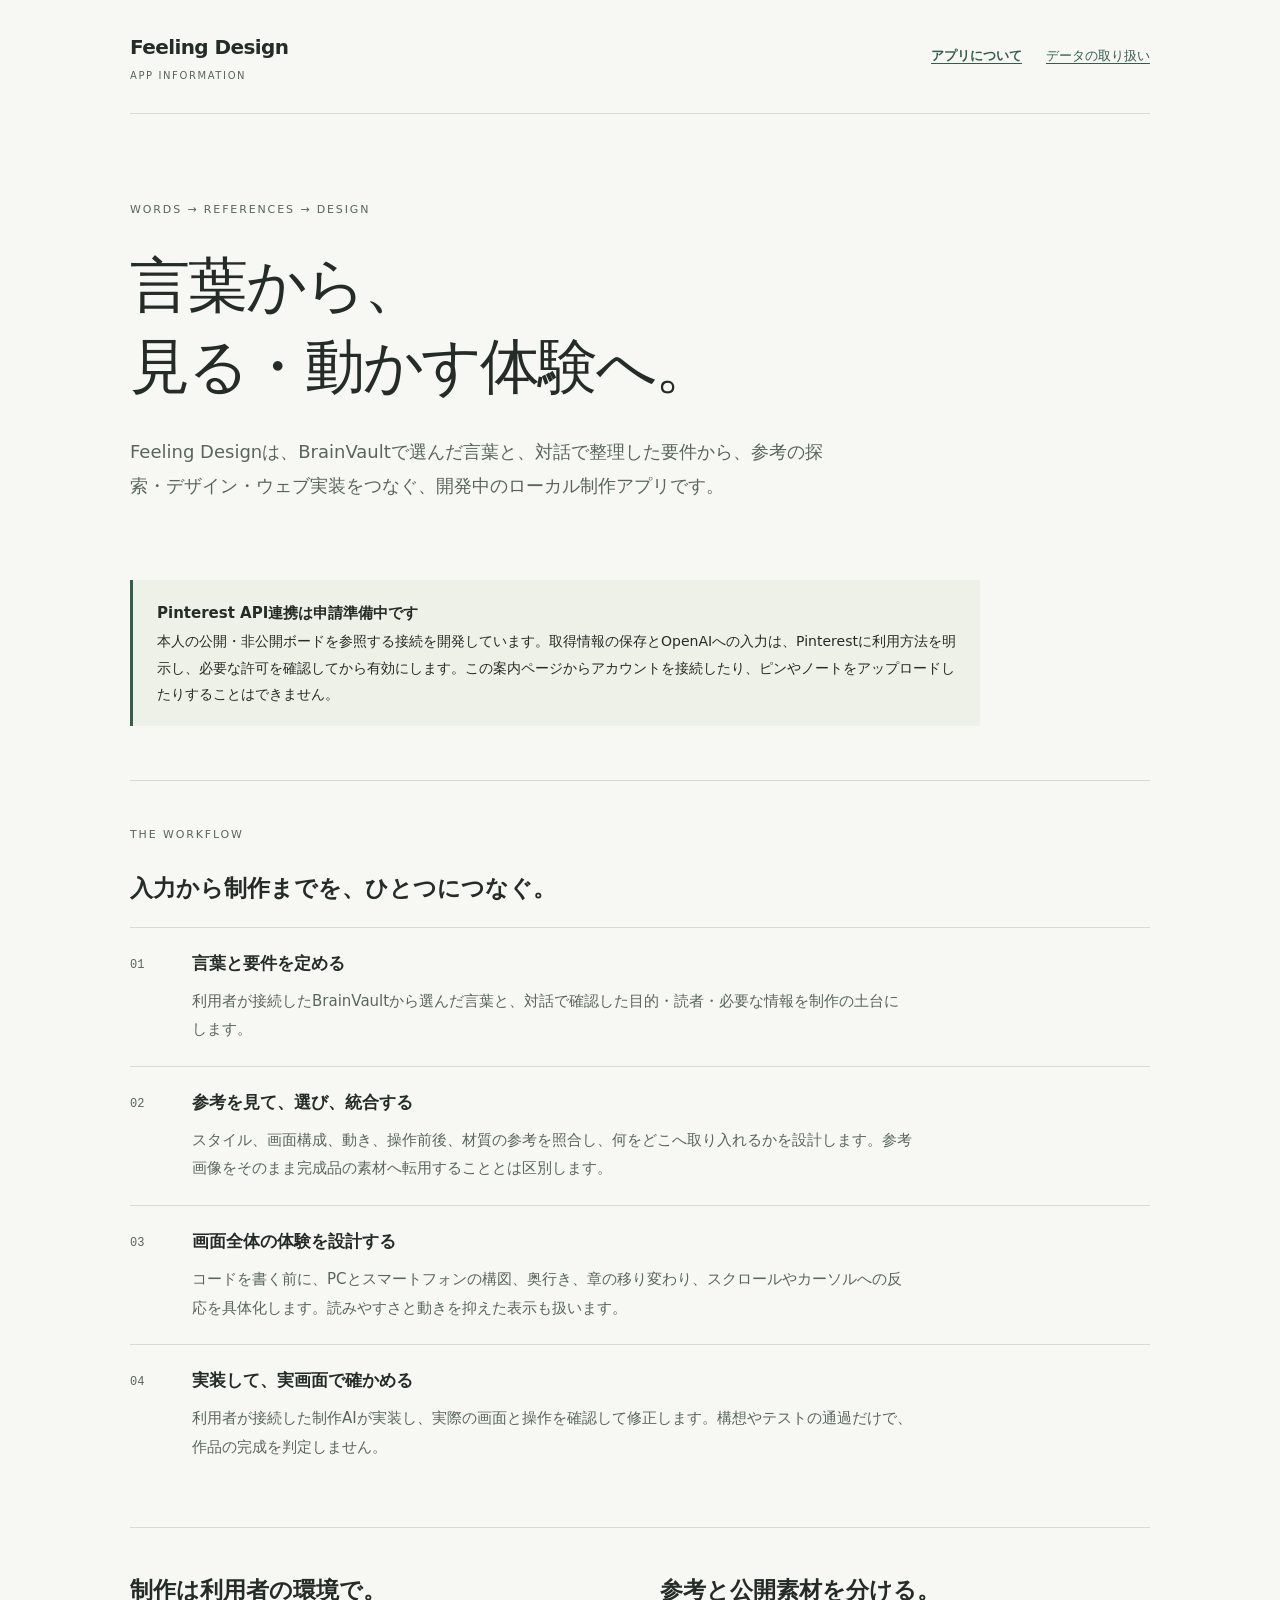
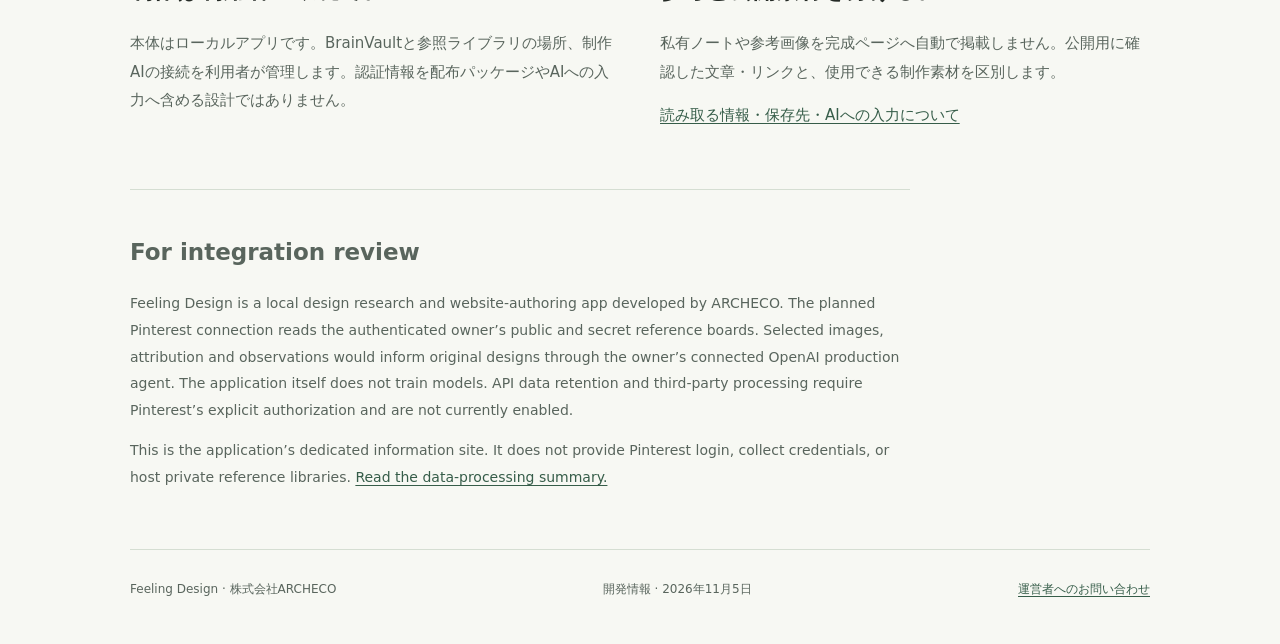
<file: docs/index.html>
<!doctype html>
<html lang="ja"><head><meta charset="utf-8"><meta name="viewport" content="width=device-width,initial-scale=1"><meta name="description" content="Feeling Designは、選んだ言葉と要件から、参考の探索・構図・動き・ウェブ実装をつなぐ開発中のローカル制作アプリです。"><title>Feeling Design — アプリについて</title><link rel="stylesheet" href="./styles.css"></head><body>
<a class="skip" href="#main">本文へ進む</a><div class="shell"><header><a class="brand" href="./">Feeling Design<small>APP INFORMATION</small></a><nav class="nav" aria-label="ページ"><a href="./" aria-current="page">アプリについて</a><a href="./privacy.html">データの取り扱い</a></nav></header>
<main id="main"><section class="hero"><p class="eyebrow">Words → references → design</p><h1>言葉から、<br>見る・動かす体験へ。</h1><p class="lead">Feeling Designは、BrainVaultで選んだ言葉と、対話で整理した要件から、参考の探索・デザイン・ウェブ実装をつなぐ、開発中のローカル制作アプリです。</p></section>
<aside class="status" aria-label="開発状況"><strong>Pinterest API連携は申請準備中です</strong><p>本人の公開・非公開ボードを参照する接続を開発しています。取得情報の保存とOpenAIへの入力は、Pinterestに利用方法を明示し、必要な許可を確認してから有効にします。この案内ページからアカウントを接続したり、ピンやノートをアップロードしたりすることはできません。</p></aside>
<section class="section"><p class="eyebrow">The workflow</p><h2>入力から制作までを、ひとつにつなぐ。</h2><ol class="steps"><li><div><h3>言葉と要件を定める</h3><p>利用者が接続したBrainVaultから選んだ言葉と、対話で確認した目的・読者・必要な情報を制作の土台にします。</p></div></li><li><div><h3>参考を見て、選び、統合する</h3><p>スタイル、画面構成、動き、操作前後、材質の参考を照合し、何をどこへ取り入れるかを設計します。参考画像をそのまま完成品の素材へ転用することとは区別します。</p></div></li><li><div><h3>画面全体の体験を設計する</h3><p>コードを書く前に、PCとスマートフォンの構図、奥行き、章の移り変わり、スクロールやカーソルへの反応を具体化します。読みやすさと動きを抑えた表示も扱います。</p></div></li><li><div><h3>実装して、実画面で確かめる</h3><p>利用者が接続した制作AIが実装し、実際の画面と操作を確認して修正します。構想やテストの通過だけで、作品の完成を判定しません。</p></div></li></ol></section>
<section class="section facts"><div><h2>制作は利用者の環境で。</h2><p>本体はローカルアプリです。BrainVaultと参照ライブラリの場所、制作AIの接続を利用者が管理します。認証情報を配布パッケージやAIへの入力へ含める設計ではありません。</p></div><div><h2>参考と公開素材を分ける。</h2><p>私有ノートや参考画像を完成ページへ自動で掲載しません。公開用に確認した文章・リンクと、使用できる制作素材を区別します。</p><p><a href="./privacy.html">読み取る情報・保存先・AIへの入力について</a></p></div></section>
<section class="section english" lang="en"><h2>For integration review</h2><p>Feeling Design is a local design research and website-authoring app developed by ARCHECO. The planned Pinterest connection reads the authenticated owner’s public and secret reference boards. Selected images, attribution and observations would inform original designs through the owner’s connected OpenAI production agent. The application itself does not train models. API data retention and third-party processing require Pinterest’s explicit authorization and are not currently enabled.</p><p>This is the application’s dedicated information site. It does not provide Pinterest login, collect credentials, or host private reference libraries. <a href="./privacy.html#english">Read the data-processing summary.</a></p></section></main>
<footer><span>Feeling Design · 株式会社ARCHECO</span><span>開発情報 · 2026年11月5日</span><a href="https://archeco.co.jp/contact">運営者へのお問い合わせ</a></footer></div></body></html>
</file>
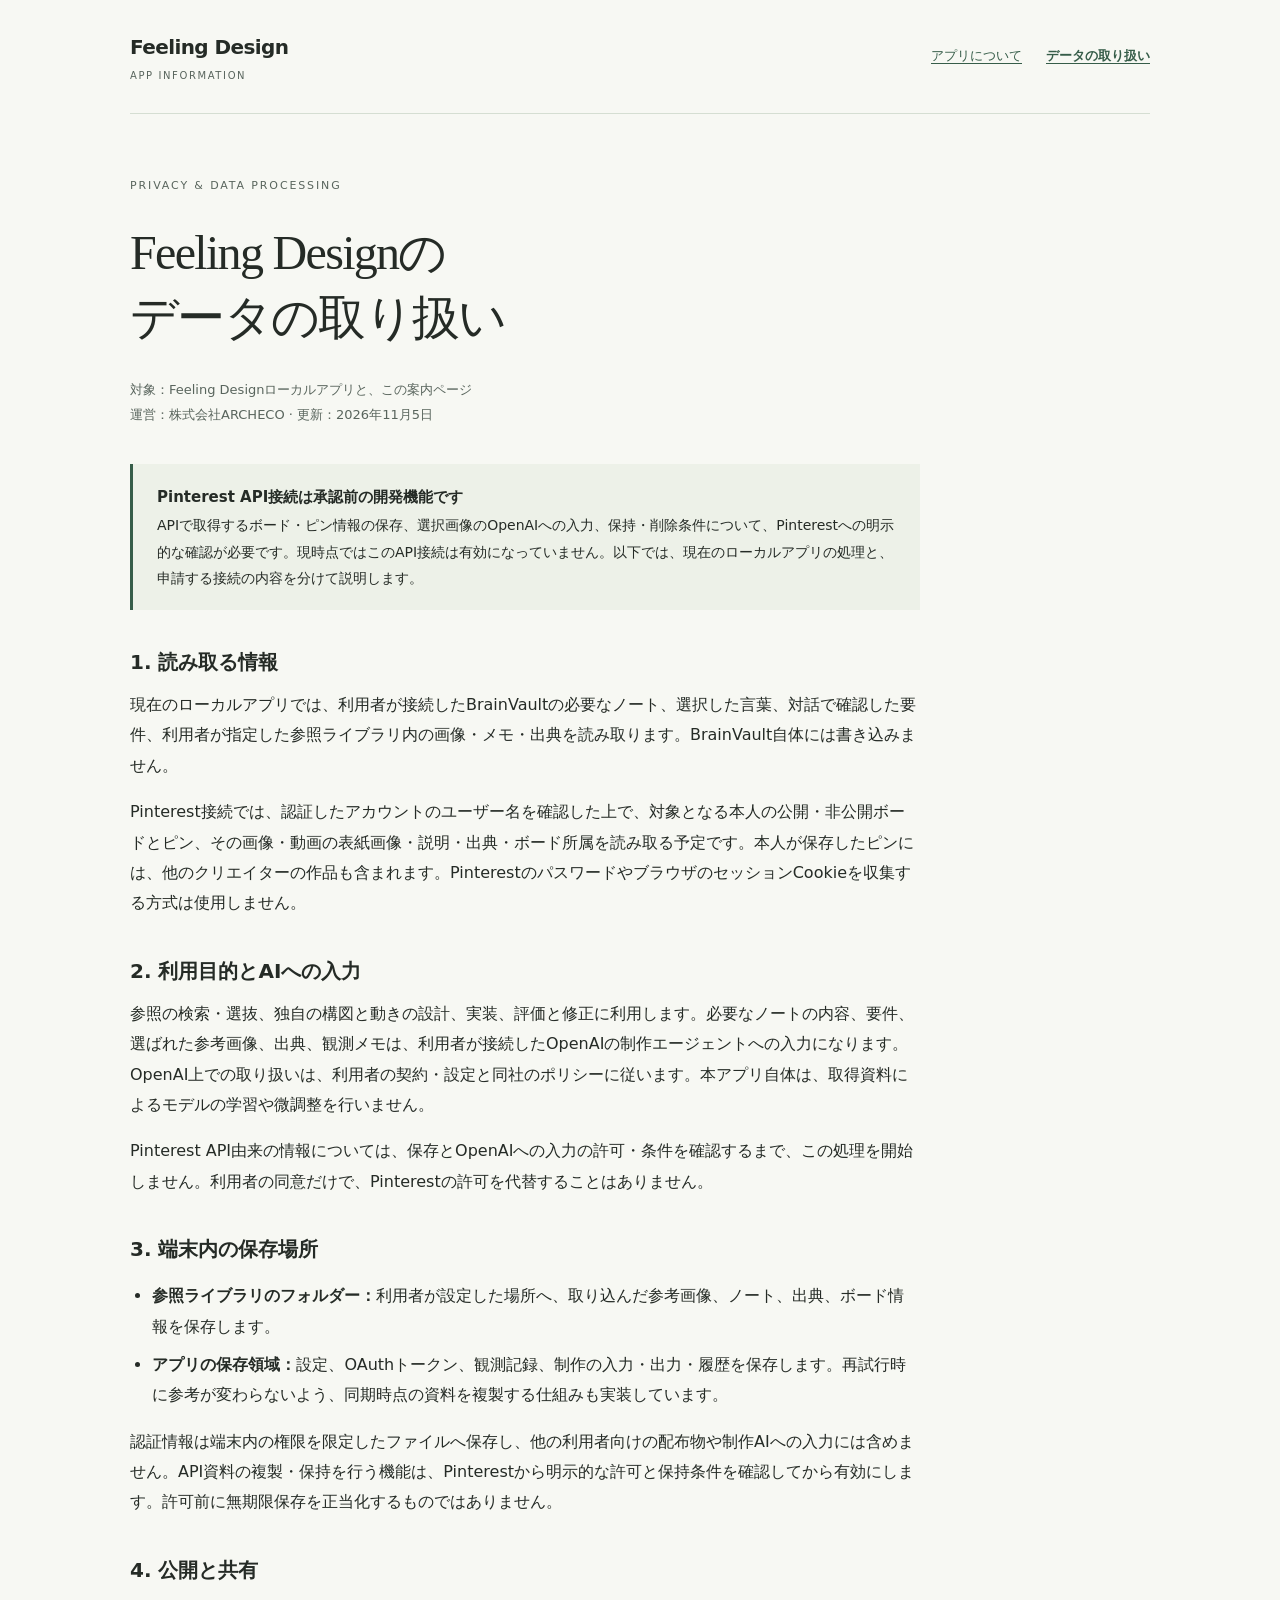
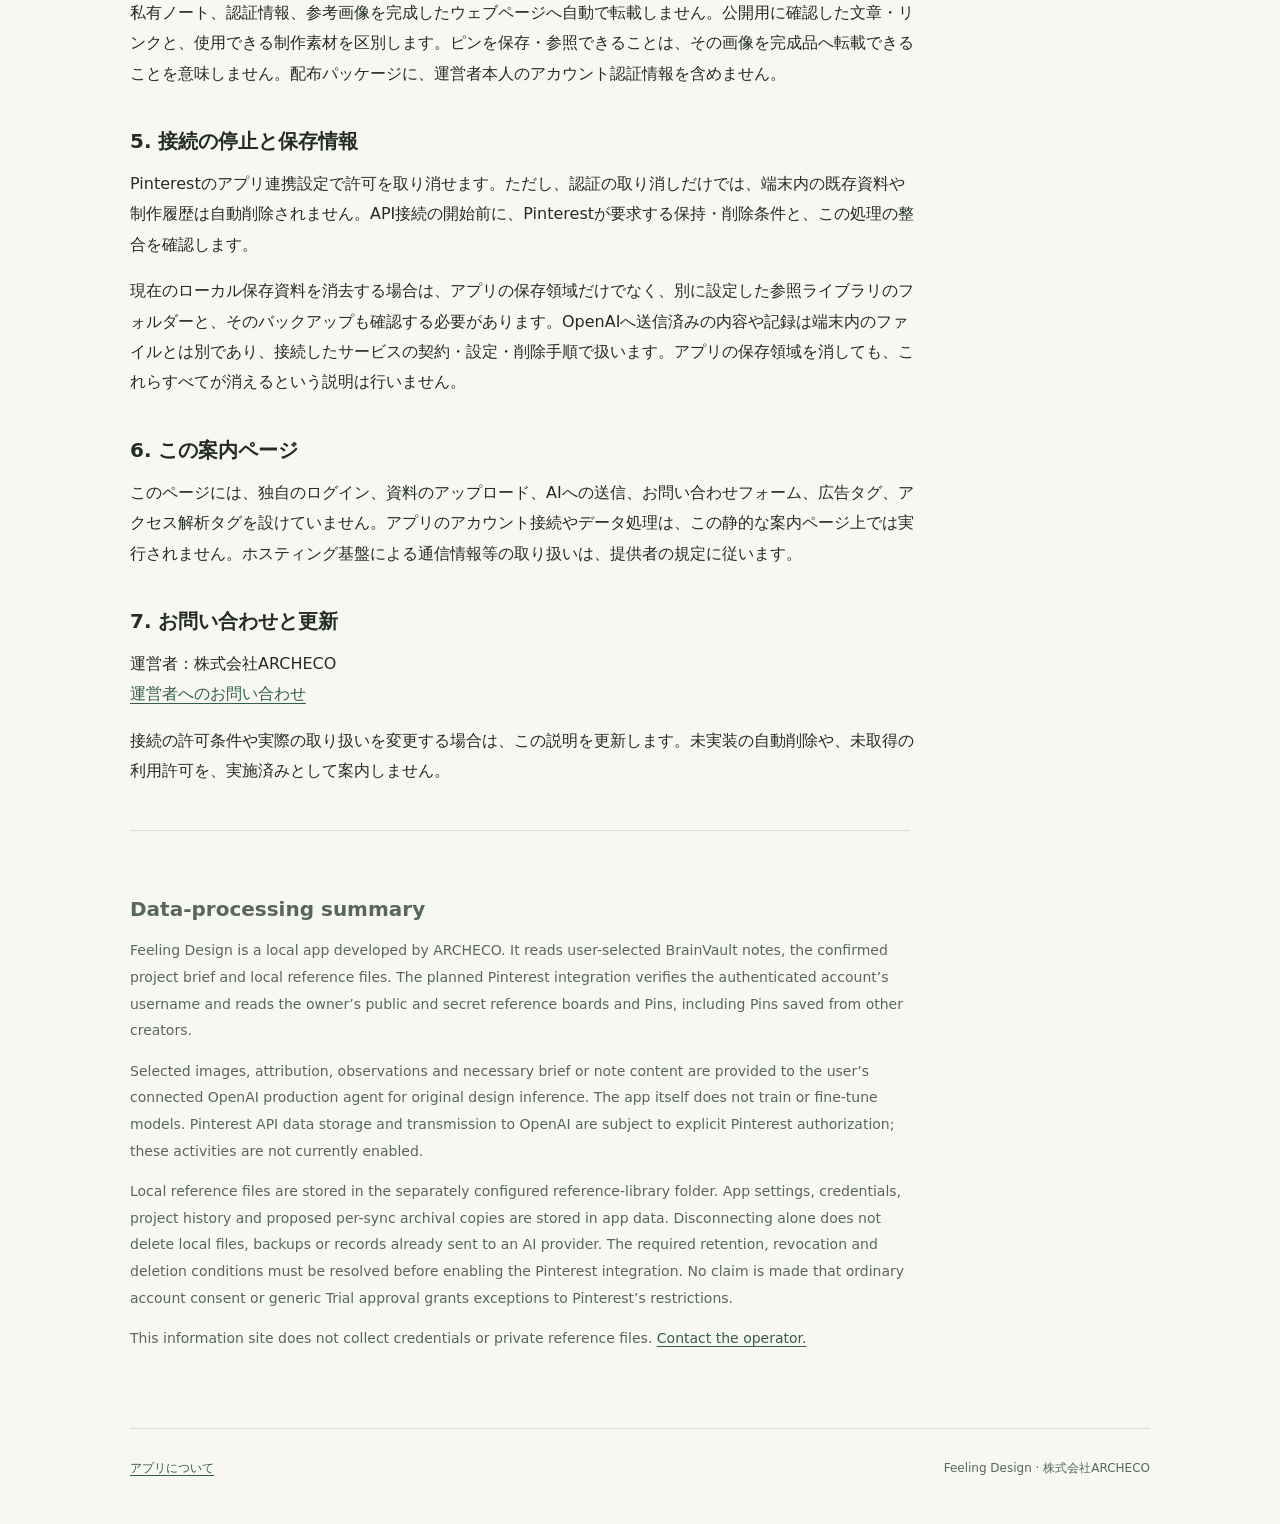
<file: docs/privacy.html>
<!doctype html>
<html lang="ja"><head><meta charset="utf-8"><meta name="viewport" content="width=device-width,initial-scale=1"><meta name="description" content="Feeling Designの参照資料、AIへの入力、端末内の保存場所と接続停止時の取り扱い。"><title>データの取り扱い — Feeling Design</title><link rel="stylesheet" href="./styles.css"></head><body>
<a class="skip" href="#main">本文へ進む</a><div class="shell"><header><a class="brand" href="./">Feeling Design<small>APP INFORMATION</small></a><nav class="nav" aria-label="ページ"><a href="./">アプリについて</a><a href="./privacy.html" aria-current="page">データの取り扱い</a></nav></header><main class="legal" id="main">
<p class="eyebrow">Privacy &amp; data processing</p><h1>Feeling Designの<br>データの取り扱い</h1><p class="meta">対象：Feeling Designローカルアプリと、この案内ページ<br>運営：株式会社ARCHECO · 更新：2026年11月5日</p>
<aside class="status"><strong>Pinterest API接続は承認前の開発機能です</strong><p>APIで取得するボード・ピン情報の保存、選択画像のOpenAIへの入力、保持・削除条件について、Pinterestへの明示的な確認が必要です。現時点ではこのAPI接続は有効になっていません。以下では、現在のローカルアプリの処理と、申請する接続の内容を分けて説明します。</p></aside>
<h2>1. 読み取る情報</h2><p>現在のローカルアプリでは、利用者が接続したBrainVaultの必要なノート、選択した言葉、対話で確認した要件、利用者が指定した参照ライブラリ内の画像・メモ・出典を読み取ります。BrainVault自体には書き込みません。</p><p>Pinterest接続では、認証したアカウントのユーザー名を確認した上で、対象となる本人の公開・非公開ボードとピン、その画像・動画の表紙画像・説明・出典・ボード所属を読み取る予定です。本人が保存したピンには、他のクリエイターの作品も含まれます。PinterestのパスワードやブラウザのセッションCookieを収集する方式は使用しません。</p>
<h2>2. 利用目的とAIへの入力</h2><p>参照の検索・選抜、独自の構図と動きの設計、実装、評価と修正に利用します。必要なノートの内容、要件、選ばれた参考画像、出典、観測メモは、利用者が接続したOpenAIの制作エージェントへの入力になります。OpenAI上での取り扱いは、利用者の契約・設定と同社のポリシーに従います。本アプリ自体は、取得資料によるモデルの学習や微調整を行いません。</p><p>Pinterest API由来の情報については、保存とOpenAIへの入力の許可・条件を確認するまで、この処理を開始しません。利用者の同意だけで、Pinterestの許可を代替することはありません。</p>
<h2>3. 端末内の保存場所</h2><ul><li><strong>参照ライブラリのフォルダー：</strong>利用者が設定した場所へ、取り込んだ参考画像、ノート、出典、ボード情報を保存します。</li><li><strong>アプリの保存領域：</strong>設定、OAuthトークン、観測記録、制作の入力・出力・履歴を保存します。再試行時に参考が変わらないよう、同期時点の資料を複製する仕組みも実装しています。</li></ul><p>認証情報は端末内の権限を限定したファイルへ保存し、他の利用者向けの配布物や制作AIへの入力には含めません。API資料の複製・保持を行う機能は、Pinterestから明示的な許可と保持条件を確認してから有効にします。許可前に無期限保存を正当化するものではありません。</p>
<h2>4. 公開と共有</h2><p>私有ノート、認証情報、参考画像を完成したウェブページへ自動で転載しません。公開用に確認した文章・リンクと、使用できる制作素材を区別します。ピンを保存・参照できることは、その画像を完成品へ転載できることを意味しません。配布パッケージに、運営者本人のアカウント認証情報を含めません。</p>
<h2>5. 接続の停止と保存情報</h2><p>Pinterestのアプリ連携設定で許可を取り消せます。ただし、認証の取り消しだけでは、端末内の既存資料や制作履歴は自動削除されません。API接続の開始前に、Pinterestが要求する保持・削除条件と、この処理の整合を確認します。</p><p>現在のローカル保存資料を消去する場合は、アプリの保存領域だけでなく、別に設定した参照ライブラリのフォルダーと、そのバックアップも確認する必要があります。OpenAIへ送信済みの内容や記録は端末内のファイルとは別であり、接続したサービスの契約・設定・削除手順で扱います。アプリの保存領域を消しても、これらすべてが消えるという説明は行いません。</p>
<h2>6. この案内ページ</h2><p>このページには、独自のログイン、資料のアップロード、AIへの送信、お問い合わせフォーム、広告タグ、アクセス解析タグを設けていません。アプリのアカウント接続やデータ処理は、この静的な案内ページ上では実行されません。ホスティング基盤による通信情報等の取り扱いは、提供者の規定に従います。</p>
<h2>7. お問い合わせと更新</h2><p>運営者：株式会社ARCHECO<br><a href="https://archeco.co.jp/contact">運営者へのお問い合わせ</a></p><p>接続の許可条件や実際の取り扱いを変更する場合は、この説明を更新します。未実装の自動削除や、未取得の利用許可を、実施済みとして案内しません。</p>
<section class="english" id="english" lang="en"><h2>Data-processing summary</h2><p>Feeling Design is a local app developed by ARCHECO. It reads user-selected BrainVault notes, the confirmed project brief and local reference files. The planned Pinterest integration verifies the authenticated account’s username and reads the owner’s public and secret reference boards and Pins, including Pins saved from other creators.</p><p>Selected images, attribution, observations and necessary brief or note content are provided to the user’s connected OpenAI production agent for original design inference. The app itself does not train or fine-tune models. Pinterest API data storage and transmission to OpenAI are subject to explicit Pinterest authorization; these activities are not currently enabled.</p><p>Local reference files are stored in the separately configured reference-library folder. App settings, credentials, project history and proposed per-sync archival copies are stored in app data. Disconnecting alone does not delete local files, backups or records already sent to an AI provider. The required retention, revocation and deletion conditions must be resolved before enabling the Pinterest integration. No claim is made that ordinary account consent or generic Trial approval grants exceptions to Pinterest’s restrictions.</p><p>This information site does not collect credentials or private reference files. <a href="https://archeco.co.jp/contact">Contact the operator.</a></p></section>
</main><footer><a href="./">アプリについて</a><span>Feeling Design · 株式会社ARCHECO</span></footer></div></body></html>
</file>
<file: docs/styles.css>
:root{color-scheme:light;--ink:#252b26;--muted:#59655d;--paper:#f7f8f3;--line:#d5ded2;--accent:#365d49}*{box-sizing:border-box}html{scroll-behavior:smooth;scroll-padding-top:2rem}body{margin:0;background:var(--paper);color:var(--ink);font:16px/1.9 system-ui,-apple-system,BlinkMacSystemFont,"Segoe UI",sans-serif}a{color:var(--accent);text-underline-offset:.23em}a:hover{text-decoration-thickness:2px}a:focus-visible{outline:3px solid var(--accent);outline-offset:5px}.skip{position:absolute;left:1rem;top:-5rem;padding:.4rem .8rem;background:white;z-index:10}.skip:focus{top:1rem}.shell{max-width:1100px;margin:auto;padding:0 40px}header{display:flex;align-items:center;justify-content:space-between;gap:24px;padding:28px 0;border-bottom:1px solid var(--line)}.brand{color:var(--ink);font-weight:750;text-decoration:none;letter-spacing:-.03em;font-size:20px}.brand small{display:block;color:var(--muted);font-size:10px;letter-spacing:.16em;font-weight:500}.nav{display:flex;gap:24px;font-size:13px}.nav a[aria-current=page]{font-weight:750}.eyebrow{font-size:11px;letter-spacing:.17em;color:var(--muted);text-transform:uppercase;margin:0 0 24px}h1{font-family:ui-serif,"Hiragino Mincho ProN","Yu Mincho",serif;font-size:clamp(34px,4.7vw,62px);font-weight:500;letter-spacing:-.035em;line-height:1.35;margin:0 0 28px}h2{font-size:23px;font-weight:650;line-height:1.6;margin:0 0 20px}h3{font-size:17px;line-height:1.6;margin:0 0 10px}p{margin:0 0 1em}.hero{padding:86px 0 58px;max-width:850px}.lead{font-size:18px;max-width:710px;color:var(--muted)}.status{border-left:3px solid var(--accent);padding:18px 24px;background:#edf1e8;margin:0 0 54px;max-width:850px}.status p:last-child{margin:0}.status strong{font-size:15px}.status p{font-size:14px}.section{border-top:1px solid var(--line);padding:44px 0}.steps{list-style:none;padding:0;margin:0;counter-reset:steps}.steps li{counter-increment:steps;display:grid;grid-template-columns:44px 1fr;gap:18px;padding:22px 0;border-top:1px solid var(--line)}.steps li:before{content:"0"counter(steps);font-family:ui-monospace,monospace;font-size:12px;color:var(--muted);padding-top:4px}.steps p{font-size:15px;color:var(--muted);max-width:720px;margin:0}.facts{display:grid;grid-template-columns:1fr 1fr;gap:40px}.facts p{color:var(--muted);font-size:15px}.english{font-size:14px;color:var(--muted);max-width:780px}footer{border-top:1px solid var(--line);padding:28px 0 44px;font-size:12px;color:var(--muted);display:flex;flex-wrap:wrap;gap:10px 30px;justify-content:space-between}.legal{max-width:790px;padding:62px 0}.legal h1{font-size:clamp(30px,4vw,48px)}.legal h2{font-size:20px;margin:36px 0 12px}.legal .meta{font-size:13px;color:var(--muted);margin-bottom:36px}.legal ul{padding-left:1.4em}.legal li{margin:8px 0}.legal .status{margin:28px 0}.legal .english{padding-top:26px;border-top:1px solid var(--line);margin-top:44px}@media(max-width:600px){.shell{padding:0 22px}header{padding:21px 0;gap:16px;align-items:flex-start}.brand{font-size:18px}.nav{gap:12px;flex-wrap:wrap;justify-content:flex-end;font-size:11px}.hero{padding:54px 0 30px}h1{font-size:36px}.lead{font-size:16px}.status{padding:15px 18px;margin-bottom:36px}.section{padding:30px 0}.facts{grid-template-columns:1fr;gap:18px}.legal{padding-top:40px}.legal h1{font-size:32px}.steps li{gap:8px;grid-template-columns:34px 1fr}footer{padding-bottom:28px}}@media(prefers-reduced-motion:reduce){html{scroll-behavior:auto}}@media print{body{background:white;font-size:11pt}.shell{padding:0;max-width:none}header .nav,.skip{display:none}.legal,.hero{padding:20px 0}.status{break-inside:avoid}a{color:inherit}h2{break-after:avoid}footer{margin-top:25px}}
</file>
